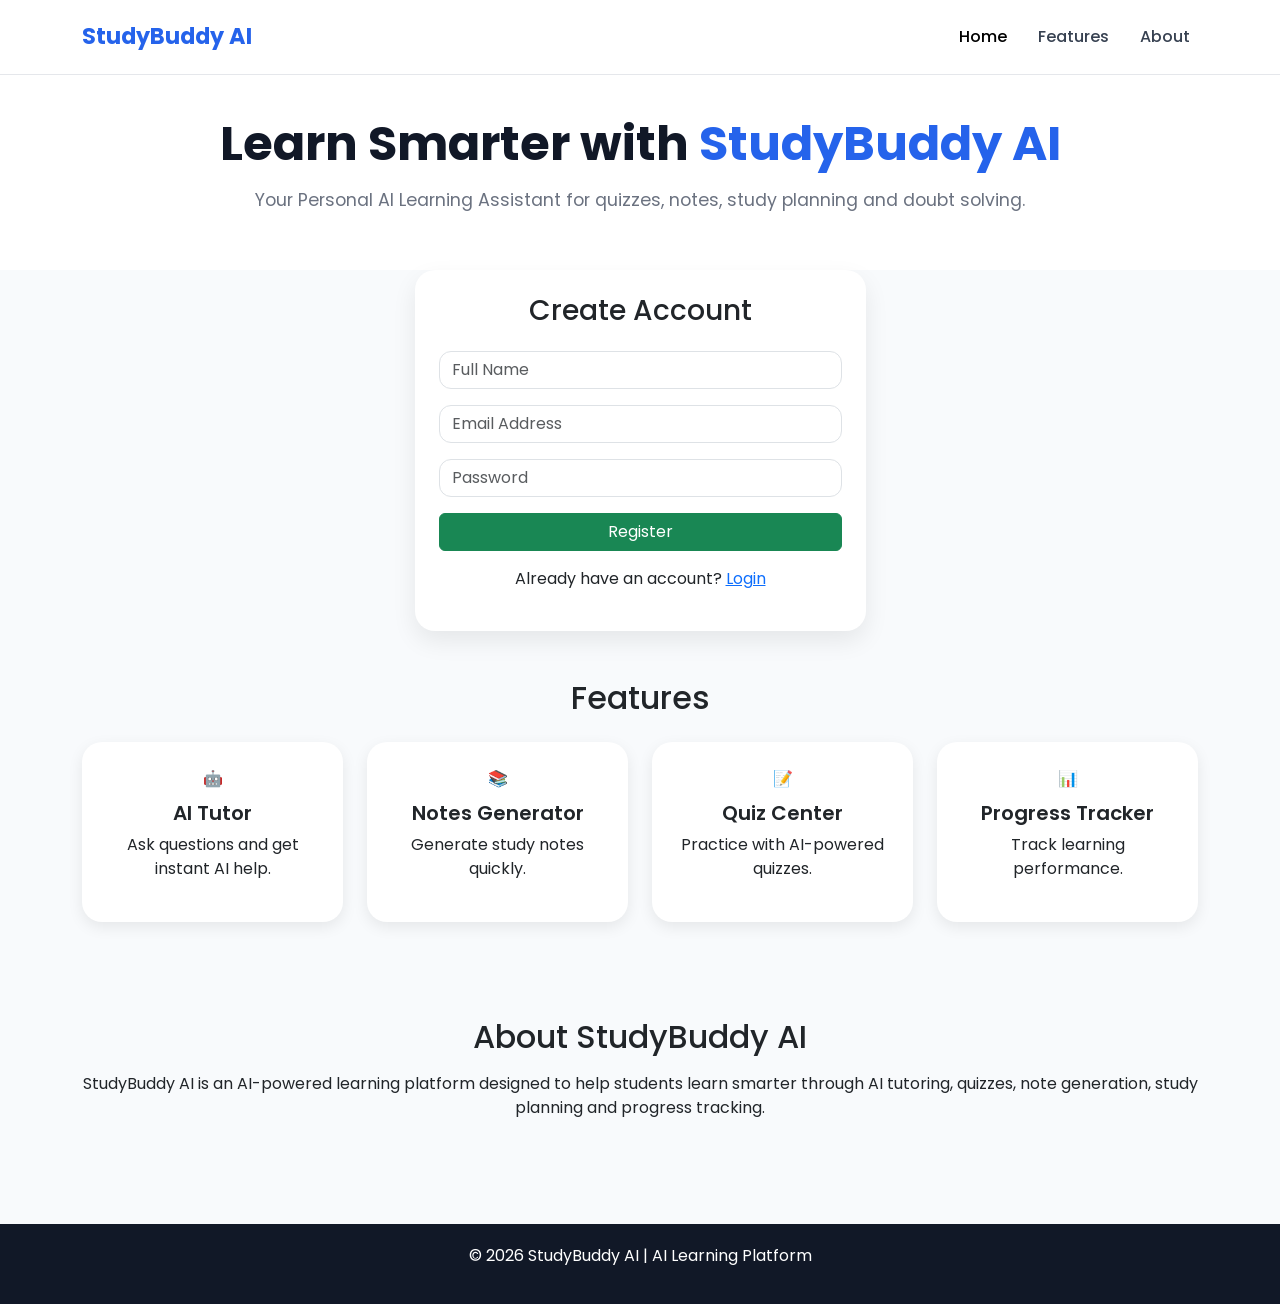
<file: StudyBuddy_AI-Frontend/index.html>
<!DOCTYPE html>
<html lang="en">

<head>
    <meta charset="UTF-8">
    <meta name="viewport" content="width=device-width, initial-scale=1.0">
    <title>StudyBuddy AI</title>

    <link href="https://cdn.jsdelivr.net/npm/bootstrap@5.3.3/dist/css/bootstrap.min.css" rel="stylesheet">

    <link href="https://fonts.googleapis.com/css2?family=Poppins:wght@300;400;500;600;700&display=swap"
        rel="stylesheet">
    <link rel="stylesheet" href="style.css">
</head>

<body>

    <!-- Navbar -->
    <nav class="navbar navbar-expand-lg custom-navbar">

    <div class="container">

        <a class="navbar-brand fw-bold" href="#">
            StudyBuddy AI
        </a>

        <button class="navbar-toggler"
            type="button"
            data-bs-toggle="collapse"
            data-bs-target="#navbarNav">

            <span class="navbar-toggler-icon"></span>

        </button>

        <div class="collapse navbar-collapse"
            id="navbarNav">

            <ul class="navbar-nav ms-auto">

                <li class="nav-item">
                    <a class="nav-link active" href="#">
                        Home
                    </a>
                </li>

                <li class="nav-item">
                    <a class="nav-link" href="#features">
                        Features
                    </a>
                </li>

                <li class="nav-item">
                    <a class="nav-link" href="#about">
                        About
                    </a>
                </li>

            </ul>

        </div>

    </div>

</nav>

    <!-- Hero Section -->
    <section class="hero-section">
        <div class="container text-center">

            <h1 class="hero-title">
                Learn Smarter with
                <span class="highlight">StudyBuddy AI</span>
            </h1>

            <p class="hero-subtitle">
                Your Personal AI Learning Assistant for quizzes, notes,
                study planning and doubt solving.
            </p>

        </div>
    </section>

   <section class="container mb-5">

    <div class="row justify-content-center">

        <div class="col-md-5">

            <div class="card custom-card p-4">

                <!-- Register Form -->
                <div id="registerSection">

                    <h3 class="text-center mb-4">
                        Create Account
                    </h3>

                    <input type="text" id="regName"
                        class="form-control mb-3"
                        placeholder="Full Name">

                    <input type="email" id="regEmail"
                        class="form-control mb-3"
                        placeholder="Email Address">

                    <input type="password" id="regPassword"
                        class="form-control mb-3"
                        placeholder="Password">

                    <button class="btn btn-success w-100"
                        onclick="registerUser()">
                        Register
                    </button>

                    <p class="text-center mt-3">
                        Already have an account?
                        <a href="javascript:void(0)" onclick="showLogin()">
                            Login
                        </a>
                    </p>

                </div>

                <!-- Login Form -->
                <div id="loginSection" style="display:none;">

                    <h3 class="text-center mb-4">
                        Welcome Back
                    </h3>

                    <input type="email" id="loginEmail"
                        class="form-control mb-3"
                        placeholder="Email Address">

                    <input type="password" id="loginPassword"
                        class="form-control mb-3"
                        placeholder="Password">

                    <button class="btn btn-primary w-100"
                        onclick="loginUser()">
                        Login
                    </button>

                    <p class="text-center mt-3">
                        Don't have an account?
                        <a href="javascript:void(0)" onclick="showRegister()">
                            Register
                        </a>
                    </p>

                </div>

            </div>

        </div>

    </div>

</section>
    <!-- Features -->
    <section class="container mb-5" id="features">

        <h2 class="text-center mb-4">Features</h2>

        <div class="row g-4">

            <div class="col-md-3">
                <div class="feature-card">
                    🤖
                    <h5>AI Tutor</h5>
                    <p>Ask questions and get instant AI help.</p>
                </div>
            </div>

            <div class="col-md-3">
                <div class="feature-card">
                    📚
                    <h5>Notes Generator</h5>
                    <p>Generate study notes quickly.</p>
                </div>
            </div>

            <div class="col-md-3">
                <div class="feature-card">
                    📝
                    <h5>Quiz Center</h5>
                    <p>Practice with AI-powered quizzes.</p>
                </div>
            </div>

            <div class="col-md-3">
                <div class="feature-card">
                    📊
                    <h5>Progress Tracker</h5>
                    <p>Track learning performance.</p>
                </div>
            </div>

        </div>

    </section>
    <!-- About Section -->
    <section id="about" class="container py-5">

    <div class="text-center">

        <h2>About StudyBuddy AI</h2>

        <p class="mt-3">
            StudyBuddy AI is an AI-powered learning platform designed to help students
            learn smarter through AI tutoring, quizzes, note generation,
            study planning and progress tracking.
        </p>

    </div>

</section>

    <footer class="footer">
        <p>© 2026 StudyBuddy AI | AI Learning Platform</p>
    </footer>

    <script src="script.js"></script>

</body>
</html>
</file>
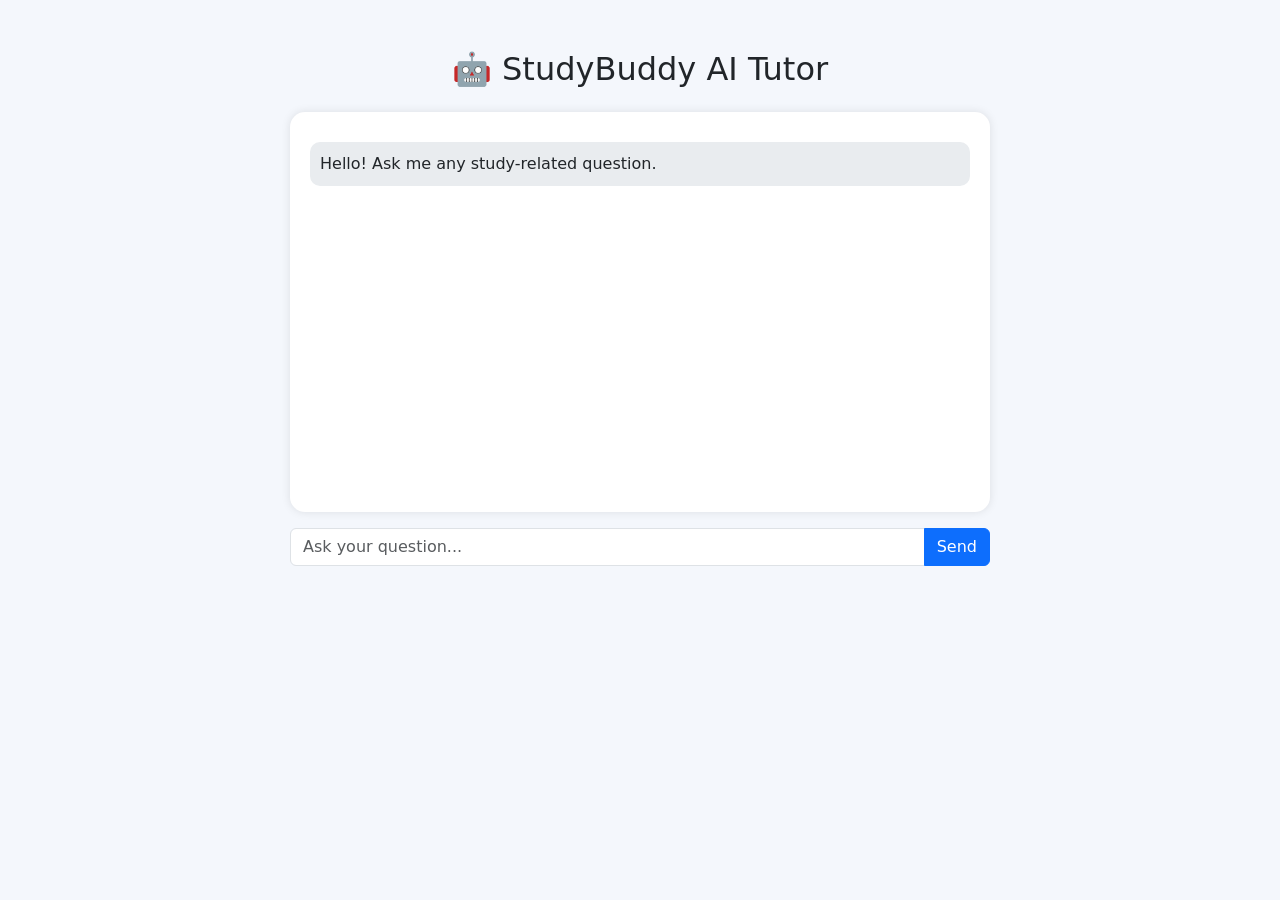
<file: StudyBuddy_AI-Frontend/ai.html>
<!DOCTYPE html>
<html lang="en">

<head>
    <meta charset="UTF-8">
    <meta name="viewport" content="width=device-width, initial-scale=1.0">
    <title>AI Tutor</title>

    <link href="https://cdn.jsdelivr.net/npm/bootstrap@5.3.3/dist/css/bootstrap.min.css" rel="stylesheet">

    <style>

        body{
            background:#f4f7fc;
        }

        .chat-container{
            max-width:700px;
            margin:50px auto;
        }

        .chat-box{
            background:white;
            height:400px;
            overflow-y:auto;
            padding:20px;
            border-radius:15px;
            box-shadow:0 0 10px rgba(0,0,0,0.1);
        }

        .user-msg{
            background:#0d6efd;
            color:white;
            padding:10px;
            border-radius:10px;
            margin:10px 0;
            text-align:right;
        }

        .ai-msg{
            background:#e9ecef;
            padding:10px;
            border-radius:10px;
            margin:10px 0;
        }

    </style>

</head>

<body>

<div class="container">

    <div class="chat-container">

        <h2 class="text-center mb-4">
            🤖 StudyBuddy AI Tutor
        </h2>

        <div class="chat-box" id="chatBox">

            <div class="ai-msg">
                Hello! Ask me any study-related question.
            </div>

        </div>

        <div class="input-group mt-3">

            <input
                type="text"
                id="question"
                class="form-control"
                placeholder="Ask your question...">

            <button
                class="btn btn-primary"
                onclick="askAI()">

                Send
            </button>

        </div>

    </div>

</div>

<script src="script.js"></script>

</body>
</html>
</file>
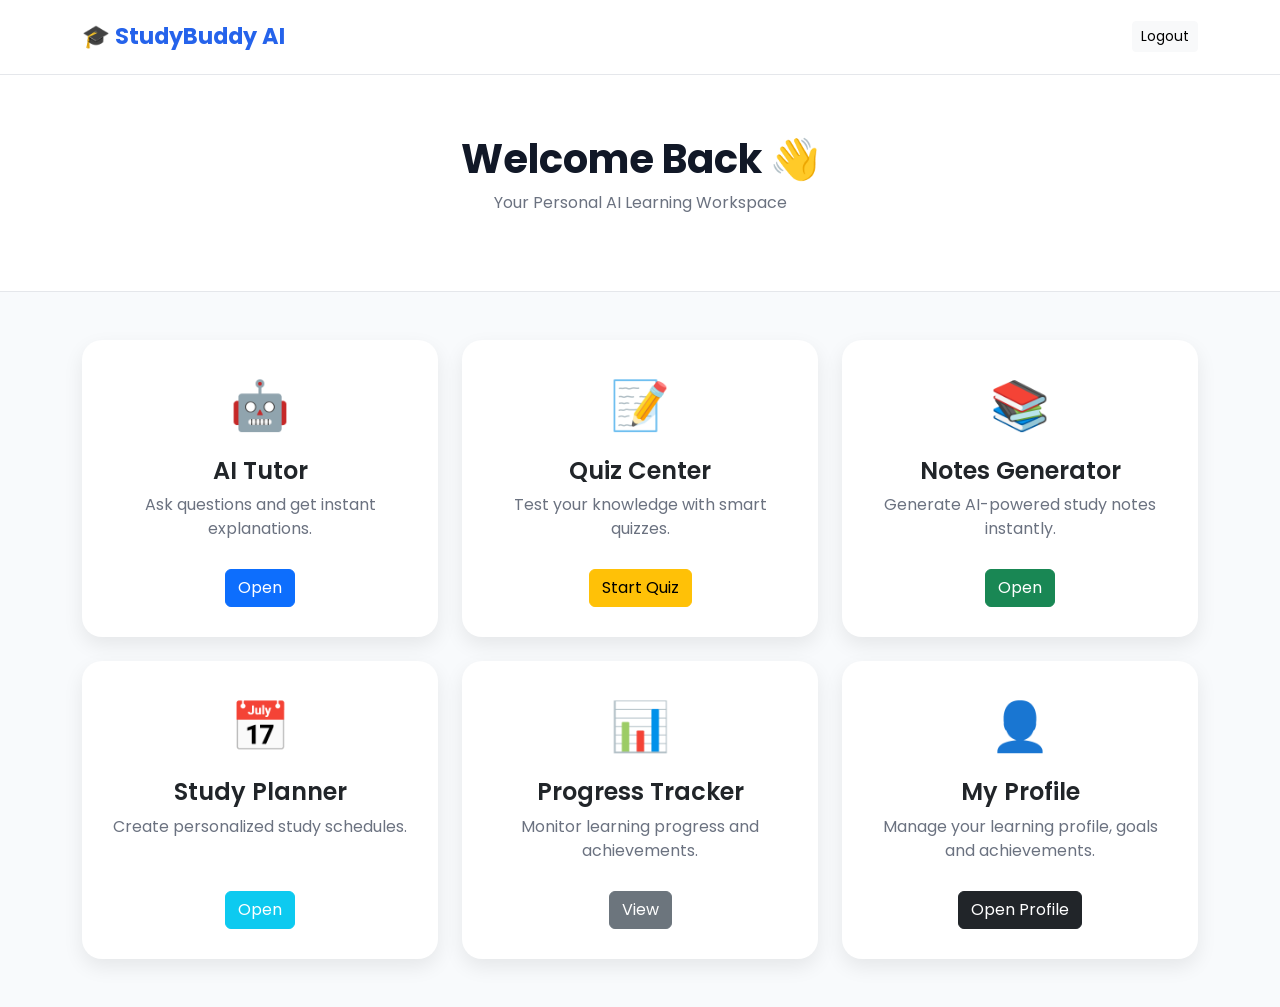
<file: StudyBuddy_AI-Frontend/dashboard.html>
<!DOCTYPE html>
<html lang="en">

<head>
    <meta charset="UTF-8">
    <meta name="viewport" content="width=device-width, initial-scale=1.0">
    <title>StudyBuddy AI Dashboard</title>

    <link href="https://cdn.jsdelivr.net/npm/bootstrap@5.3.3/dist/css/bootstrap.min.css" rel="stylesheet">

    <link href="https://fonts.googleapis.com/css2?family=Poppins:wght@300;400;500;600;700&display=swap"
        rel="stylesheet">

    <link rel="stylesheet" href="style.css">
</head>

<body>

    <!-- Navbar -->
    <nav class="navbar navbar-dark custom-navbar">
        <div class="container">
            <a class="navbar-brand fw-bold">
                🎓 StudyBuddy AI
            </a>

            <a href="index.html" class="btn btn-light btn-sm">
                Logout
            </a>
        </div>
    </nav>

    <!-- Welcome Section -->
    <section class="dashboard-header">
        <div class="container text-center">

            <h1>Welcome Back 👋</h1>

            <p>
                Your Personal AI Learning Workspace
            </p>

        </div>
    </section>

    <!-- Dashboard Cards -->
    <div class="container my-5">

        <div class="row g-4">

            <!-- AI Tutor -->
            <div class="col-md-4">
                <div class="dashboard-card">
                    <div class="icon">🤖</div>

                    <h4>AI Tutor</h4>

                    <p>
                        Ask questions and get instant explanations.
                    </p>

                    <a href="ai.html" class="btn btn-primary">
                        Open
                    </a>
                </div>
            </div>

            <!-- Quiz Center -->
            <div class="col-md-4">
                <div class="dashboard-card">
                    <div class="icon">📝</div>

                    <h4>Quiz Center</h4>

                    <p>
                        Test your knowledge with smart quizzes.
                    </p>

                    <a href="quiz.html" class="btn btn-warning">
                        Start Quiz
                    </a>
                </div>
            </div>

            <!-- Notes Generator -->
            <div class="col-md-4">
                <div class="dashboard-card">
                    <div class="icon">📚</div>

                    <h4>Notes Generator</h4>

                    <p>
                        Generate AI-powered study notes instantly.
                    </p>

                    <a href="notes.html" class="btn btn-success">
                        Open
                    </a>
                </div>
            </div>

            <!-- Study Planner -->
            <div class="col-md-4">
                <div class="dashboard-card">
                    <div class="icon">📅</div>

                    <h4>Study Planner</h4>

                    <p>
                        Create personalized study schedules.
                    </p>

                    <a href="planner.html" class="btn btn-info text-white">
                        Open
                    </a>
                </div>
            </div>

            <!-- Progress Tracker -->
            <div class="col-md-4">
                <div class="dashboard-card">
                    <div class="icon">📊</div>

                    <h4>Progress Tracker</h4>

                    <p>
                        Monitor learning progress and achievements.
                    </p>

                    <a href="progress.html" class="btn btn-secondary">
                        View
                    </a>
                </div>
            </div>

            <!-- Student Profile -->
            <div class="col-md-4">
        <div class="dashboard-card">
        <div class="icon">👤</div>

        <h4>My Profile</h4>

        <p>
            Manage your learning profile, goals and achievements.
        </p>

        <a href="profile.html" class="btn btn-dark">
            Open Profile
        </a>
    </div>
</div>
        </div>

    </div>

</body>

</html>
</file>
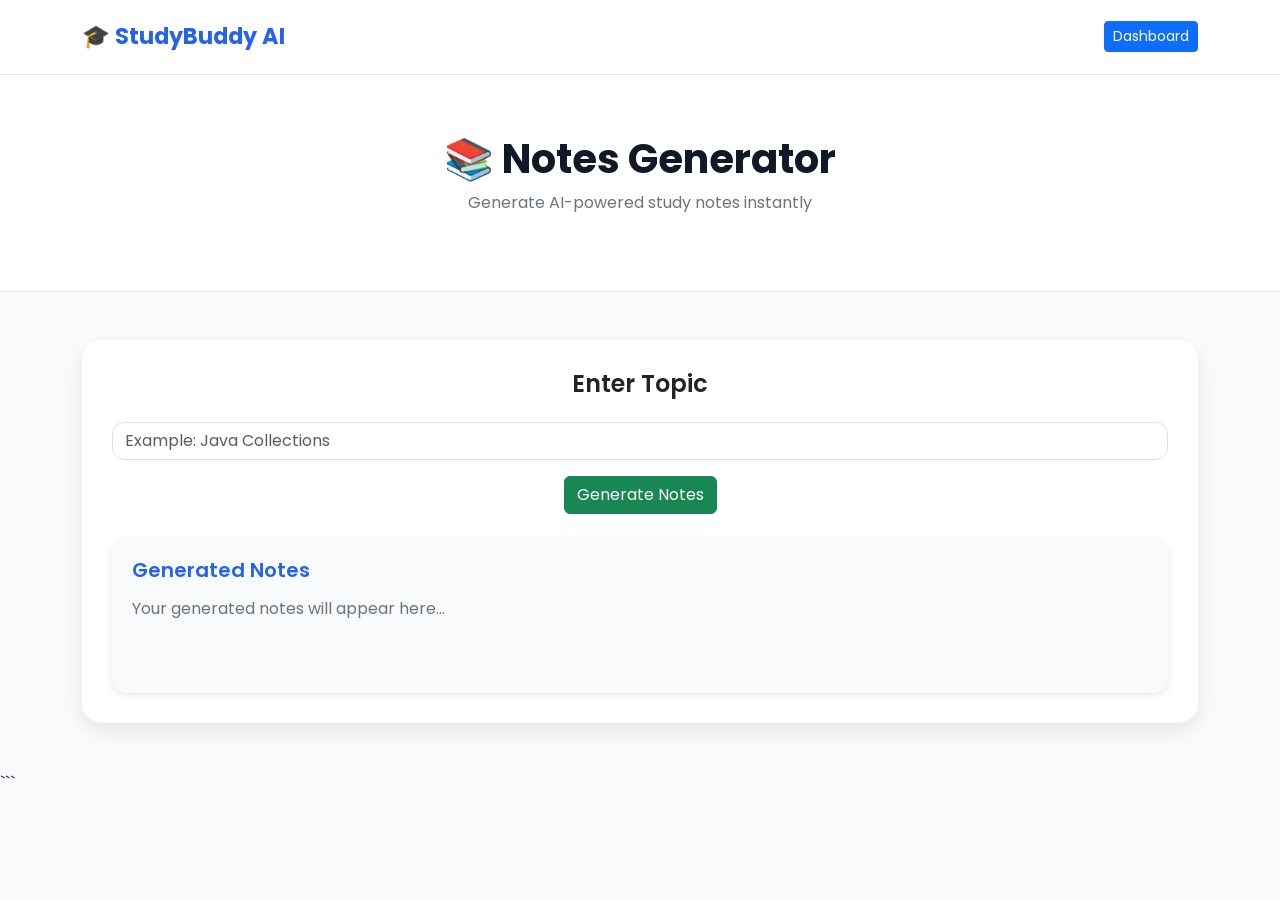
<file: StudyBuddy_AI-Frontend/notes.html>
<!DOCTYPE html>
<html lang="en">

<head>
    <meta charset="UTF-8">
    <meta name="viewport" content="width=device-width, initial-scale=1.0">
    <title>StudyBuddy AI - Notes Generator</title>

    <link href="https://cdn.jsdelivr.net/npm/bootstrap@5.3.3/dist/css/bootstrap.min.css" rel="stylesheet">

    <link href="https://fonts.googleapis.com/css2?family=Poppins:wght@300;400;500;600;700&display=swap"
        rel="stylesheet">

    <link rel="stylesheet" href="style.css">
</head>

<body>

    <nav class="navbar navbar-dark custom-navbar">
        <div class="container">
            <a class="navbar-brand fw-bold">
                🎓 StudyBuddy AI
            </a>

            <a href="dashboard.html" class="btn btn-primary btn-sm">
                Dashboard
            </a>
        </div>
    </nav>

    <section class="dashboard-header">
        <div class="container text-center">
            <h1>📚 Notes Generator</h1>
            <p>Generate AI-powered study notes instantly</p>
        </div>
    </section>

    <div class="container my-5">

        <div class="dashboard-card">

            <h4 class="mb-4">Enter Topic</h4>

            <input type="text" id="topic" class="form-control mb-3"
                placeholder="Example: Java Collections">

            <button onclick="generateNotes()" class="btn btn-success">
                Generate Notes
            </button>

            <div class="notes-box mt-4">

                <h5>Generated Notes</h5>

                <p id="notesOutput">
                    Your generated notes will appear here...
                </p>

            </div>

        </div>

    </div>

    <script>
        function generateNotes() {

            let topic = document.getElementById("topic").value;

            if (topic === "") {
                alert("Please enter a topic");
                return;
            }

            document.getElementById("notesOutput").innerHTML =
                "<strong>" + topic + "</strong><br><br>" +
                "• Introduction to " + topic + "<br>" +
                "• Important Concepts<br>" +
                "• Advantages and Applications<br>" +
                "• Summary and Key Points";
        }
    </script>

</body>

</html>
```
</file>
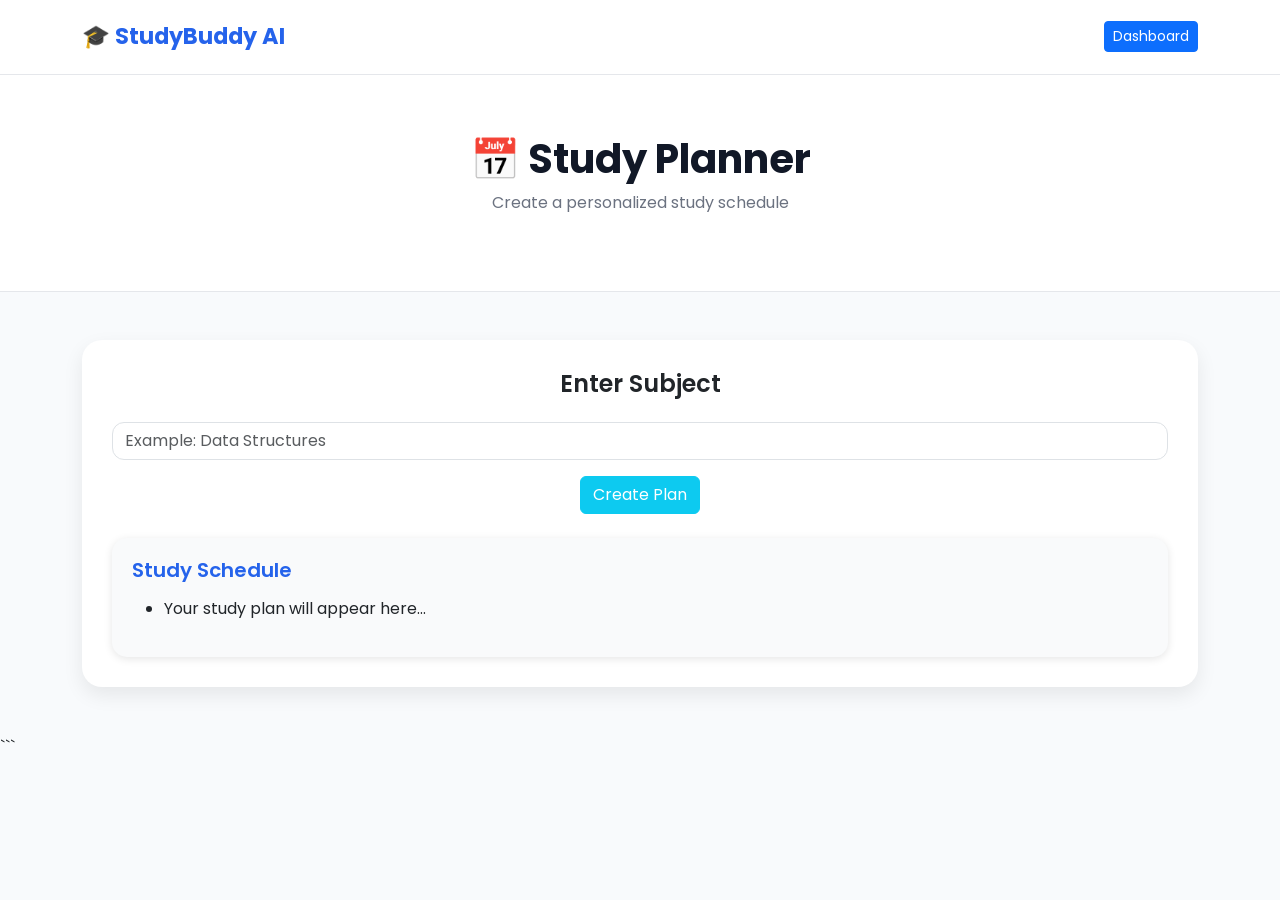
<file: StudyBuddy_AI-Frontend/planner.html>
<!DOCTYPE html>
<html lang="en">

<head>
    <meta charset="UTF-8">
    <meta name="viewport" content="width=device-width, initial-scale=1.0">
    <title>StudyBuddy AI - Study Planner</title>

    <link href="https://cdn.jsdelivr.net/npm/bootstrap@5.3.3/dist/css/bootstrap.min.css" rel="stylesheet">

    <link href="https://fonts.googleapis.com/css2?family=Poppins:wght@300;400;500;600;700&display=swap"
        rel="stylesheet">

    <link rel="stylesheet" href="style.css">
</head>

<body>

    <nav class="navbar navbar-dark custom-navbar">
        <div class="container">
            <a class="navbar-brand fw-bold">
                🎓 StudyBuddy AI
            </a>

            <a href="dashboard.html" class="btn btn-primary btn-sm">
                Dashboard
            </a>
        </div>
    </nav>

    <section class="dashboard-header">
        <div class="container text-center">
            <h1>📅 Study Planner</h1>
            <p>Create a personalized study schedule</p>
        </div>
    </section>

    <div class="container my-5">

        <div class="dashboard-card">

            <h4 class="mb-4">Enter Subject</h4>

            <input type="text" id="subject" class="form-control mb-3"
                placeholder="Example: Data Structures">

            <button onclick="createPlan()" class="btn btn-info text-white">
                Create Plan
            </button>

            <div class="planner-box mt-4">

                <h5>Study Schedule</h5>

                <ul id="planOutput">
                    <li>Your study plan will appear here...</li>
                </ul>

            </div>

        </div>

    </div>

    <script>
        function createPlan() {

            let subject = document.getElementById("subject").value;

            if (subject === "") {
                alert("Please enter a subject");
                return;
            }

            document.getElementById("planOutput").innerHTML = `
                <li>Day 1 - Learn Basics of ${subject}</li>
                <li>Day 2 - Study Core Concepts</li>
                <li>Day 3 - Practice Exercises</li>
                <li>Day 4 - Revise Notes</li>
                <li>Day 5 - Take Mock Test</li>
            `;
        }
    </script>

</body>

</html>
```
</file>
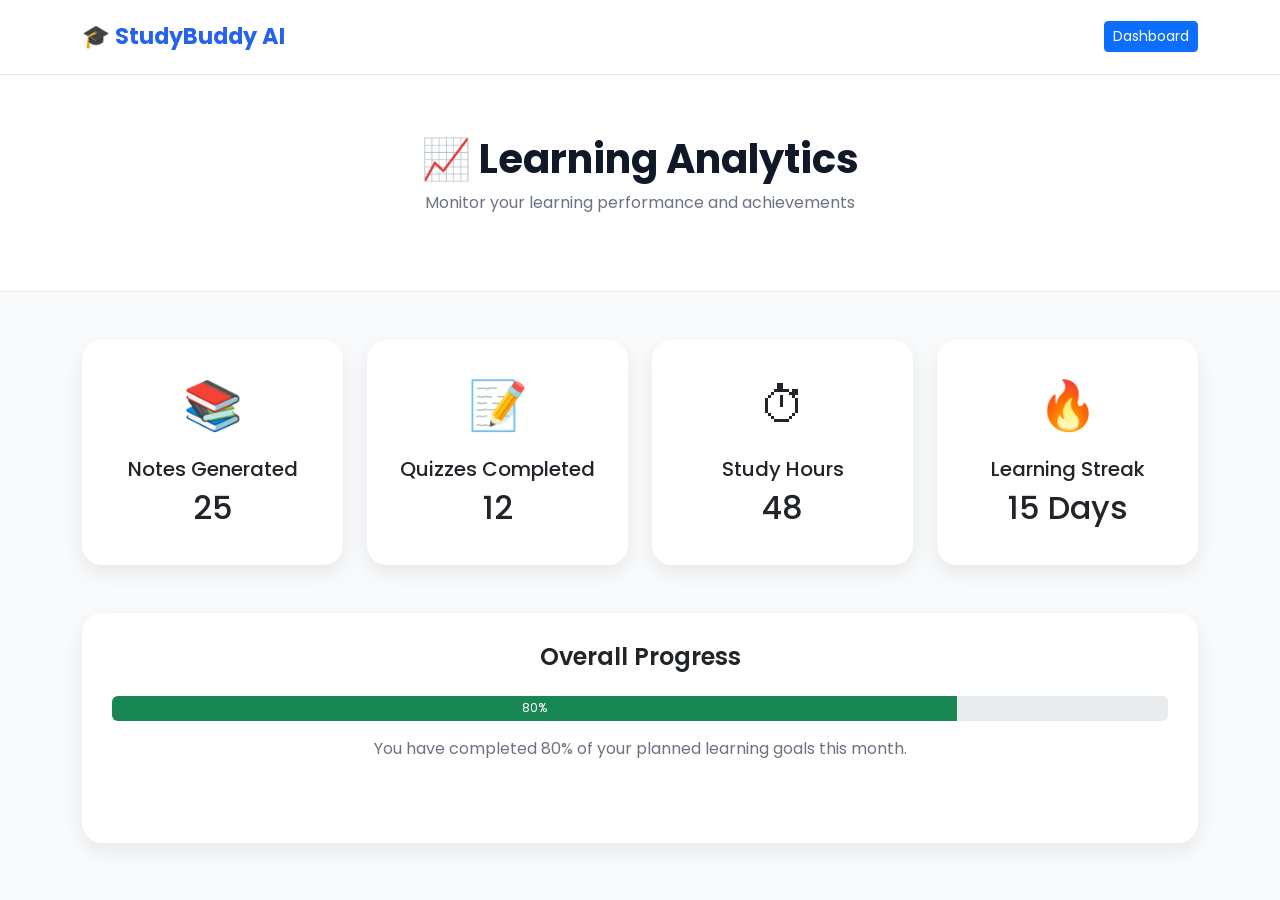
<file: StudyBuddy_AI-Frontend/progress.html>
<!DOCTYPE html>
<html lang="en">

<head>
    <meta charset="UTF-8">
    <meta name="viewport" content="width=device-width, initial-scale=1.0">
    <title>StudyBuddy AI - Learning Analytics</title>

    <link href="https://cdn.jsdelivr.net/npm/bootstrap@5.3.3/dist/css/bootstrap.min.css" rel="stylesheet">
    <link href="https://fonts.googleapis.com/css2?family=Poppins:wght@300;400;500;600;700&display=swap" rel="stylesheet">

    <link rel="stylesheet" href="style.css">
</head>

<body>

<nav class="navbar navbar-dark custom-navbar">
    <div class="container">
        <a class="navbar-brand fw-bold">🎓 StudyBuddy AI</a>

        <a href="dashboard.html" class="btn btn-primary btn-sm">
            Dashboard
        </a>
    </div>
</nav>

<section class="dashboard-header">
    <div class="container text-center">
        <h1>📈 Learning Analytics</h1>
        <p>Monitor your learning performance and achievements</p>
    </div>
</section>

<div class="container my-5">

    <div class="row g-4">

        <div class="col-md-3">
            <div class="dashboard-card">
                <div class="icon">📚</div>
                <h5>Notes Generated</h5>
                <h2>25</h2>
            </div>
        </div>

        <div class="col-md-3">
            <div class="dashboard-card">
                <div class="icon">📝</div>
                <h5>Quizzes Completed</h5>
                <h2>12</h2>
            </div>
        </div>

        <div class="col-md-3">
            <div class="dashboard-card">
                <div class="icon">⏱</div>
                <h5>Study Hours</h5>
                <h2>48</h2>
            </div>
        </div>

        <div class="col-md-3">
            <div class="dashboard-card">
                <div class="icon">🔥</div>
                <h5>Learning Streak</h5>
                <h2>15 Days</h2>
            </div>
        </div>

    </div>

    <div class="dashboard-card mt-5">

        <h4>Overall Progress</h4>

        <div class="progress mt-4" style="height:25px;">
            <div class="progress-bar bg-success"
                 role="progressbar"
                 style="width:80%">
                80%
            </div>
        </div>

        <p class="mt-3">
            You have completed 80% of your planned learning goals this month.
        </p>

    </div>

</div>

</body>
</html>
</file>
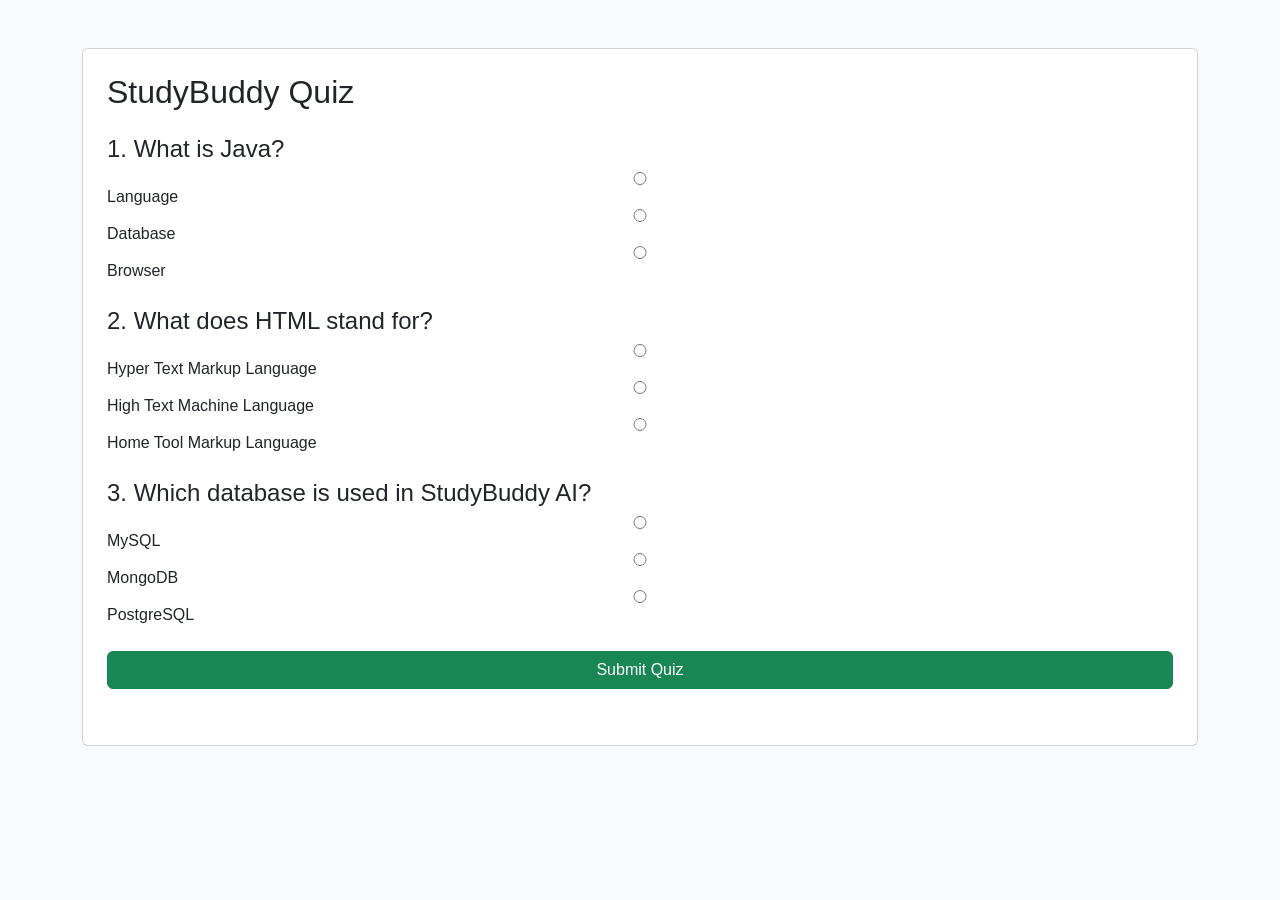
<file: StudyBuddy_AI-Frontend/quiz.html>
<!DOCTYPE html>
<html>
<head>
    <title>Quiz</title>

    <link href="https://cdn.jsdelivr.net/npm/bootstrap@5.3.3/dist/css/bootstrap.min.css" rel="stylesheet">

    <link rel="stylesheet" href="style.css">
</head>

<body>

<div class="container mt-5">

    <div class="card p-4">

        <h2 class="mb-4">StudyBuddy Quiz</h2>

        <!-- Question 1 -->
        <h4>1. What is Java?</h4>

        <input type="radio" name="q1" value="Language"> Language <br>
        <input type="radio" name="q1" value="Database"> Database <br>
        <input type="radio" name="q1" value="Browser"> Browser <br><br>

        <!-- Question 2 -->
        <h4>2. What does HTML stand for?</h4>

        <input type="radio" name="q2" value="Hyper Text Markup Language">
        Hyper Text Markup Language <br>

        <input type="radio" name="q2" value="High Text Machine Language">
        High Text Machine Language <br>

        <input type="radio" name="q2" value="Home Tool Markup Language">
        Home Tool Markup Language <br><br>

        <!-- Question 3 -->
        <h4>3. Which database is used in StudyBuddy AI?</h4>

        <input type="radio" name="q3" value="MySQL"> MySQL <br>
        <input type="radio" name="q3" value="MongoDB"> MongoDB <br>
        <input type="radio" name="q3" value="PostgreSQL"> PostgreSQL <br><br>

        <button class="btn btn-success" onclick="submitQuiz()">
            Submit Quiz
        </button>

        <h3 class="mt-4" id="result"></h3>

    </div>

</div>

<script src="script.js"></script>

</body>
</html>
</file>
<file: StudyBuddy_AI-Frontend/style.css>
*{
    margin:0;
    padding:0;
    box-sizing:border-box;
}

body{
    font-family:'Poppins',sans-serif;
    background:#f8fafc;
}

/* Navbar */

.custom-navbar{
    background:#ffffff;
    border-bottom:1px solid #e5e7eb;
}

.navbar-brand{
    color:#2563eb !important;
    font-weight:700;
    font-size:1.4rem;
}

/* Hero Section */

.hero-section{
    background:#ffffff;
    color:#111827;
    text-align:center;
    padding:40px 20px;
}

.hero-title{
    font-size:3rem;
    font-weight:700;
}

.highlight{
    color:#2563eb;
}

.hero-subtitle{
    margin-top:15px;
    font-size:1.1rem;
    color:#6b7280;
}

/* Cards */

.custom-card{
    border:none;
    border-radius:20px;
    box-shadow:0 10px 25px rgba(0,0,0,0.08);
    transition:0.3s;
}

.custom-card:hover{
    transform:translateY(-5px);
}

.form-control{
    border-radius:12px;
}

/* Features */

.feature-card{
    background:white;
    padding:25px;
    text-align:center;
    border-radius:20px;
    box-shadow:0 5px 15px rgba(0,0,0,0.08);
    transition:0.3s;
    height:100%;
}

.feature-card:hover{
    transform:translateY(-8px);
}

.feature-card h5{
    margin-top:10px;
    font-weight:600;
}

/* Dashboard */

.dashboard-header{
    background:#ffffff;
    color:#111827;
    padding:60px 20px;
    text-align:center;
    border-bottom:1px solid #e5e7eb;
}

.dashboard-header h1{
    font-size:2.5rem;
    font-weight:700;
}

.dashboard-header p{
    color:#6b7280;
}

.dashboard-card{
    background:white;
    border-radius:20px;
    padding:30px;
    text-align:center;
    height:100%;
    box-shadow:0 8px 20px rgba(0,0,0,0.08);
    transition:0.3s;
}

.dashboard-card:hover{
    transform:translateY(-10px);
}

.dashboard-card .icon{
    font-size:3rem;
    margin-bottom:15px;
}

.dashboard-card h4{
    font-weight:600;
}

.dashboard-card p{
    color:#6b7280;
    min-height:60px;
}

/* Footer */

.footer{
    text-align:center;
    padding:20px;
    background:#111827;
    color:white;
    margin-top:40px;
}
.nav-link{
    color:#374151;
    font-weight:500;
    margin-left:15px;
}

.nav-link:hover{
    color:#2563eb;
}

.navbar{
    padding:15px 0;
}
.notes-container,
.planner-container{
    width:80%;
    margin:auto;
    padding:30px;
}

.notes-container input,
.planner-container input{
    width:100%;
    padding:12px;
    margin:10px 0;
    border:1px solid #ddd;
    border-radius:10px;
}

.notes-container button,
.planner-container button{
    padding:12px 25px;
    cursor:pointer;
    border:none;
    border-radius:10px;
    background:#2563eb;
    color:white;
    font-weight:600;
}

.notes-container button:hover,
.planner-container button:hover{
    background:#1d4ed8;
}

.notes-box,
.planner-box{
    margin-top:20px;
    background:white;
    padding:20px;
    border-radius:10px;
    box-shadow:0 2px 8px rgba(0,0,0,0.1);
}

.notes-box,
.planner-box{
    background:#f9fafb;
    padding:20px;
    border-radius:15px;
    margin-top:20px;
    text-align:left;
}

.notes-box h5,
.planner-box h5{
    color:#2563eb;
    margin-bottom:15px;
    font-weight:600;
}

#planOutput li{
    margin-bottom:10px;
}

.icon{
    font-size:3rem;
    margin-bottom:15px;
}
</file>
